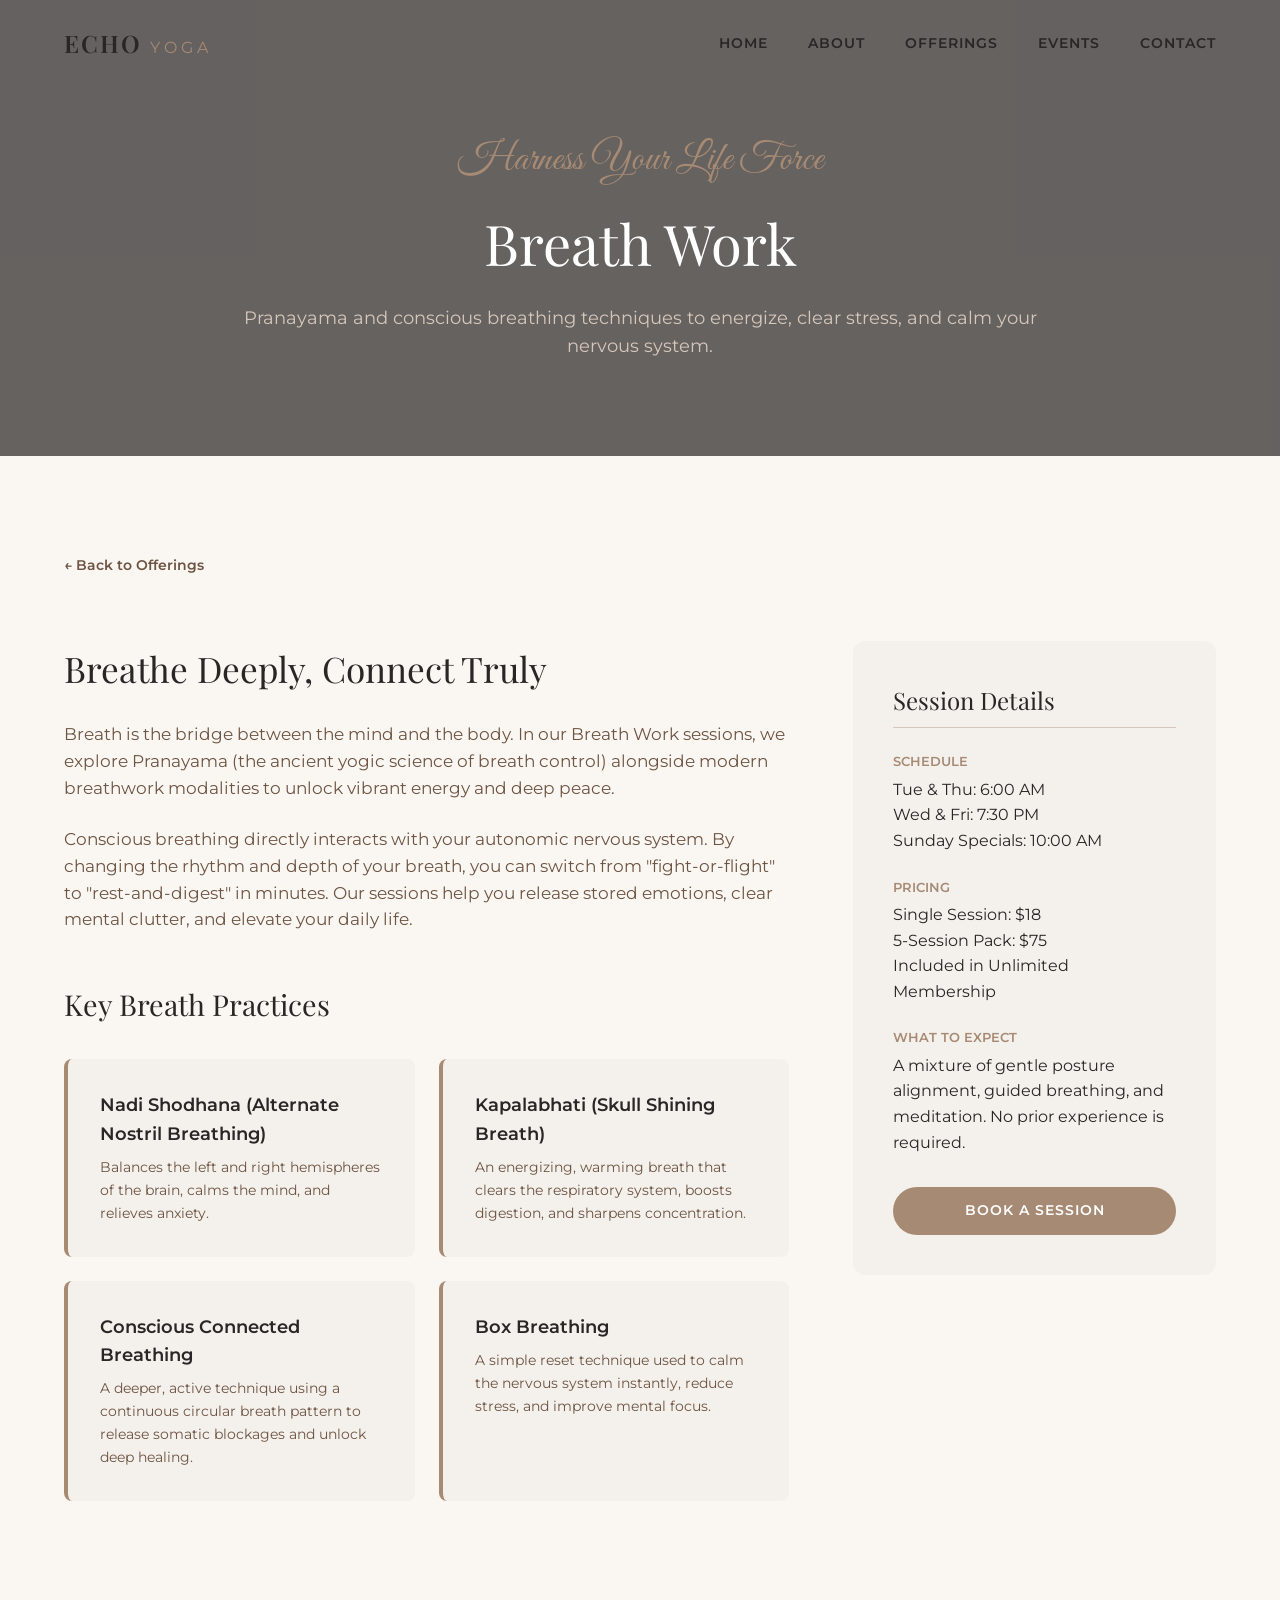
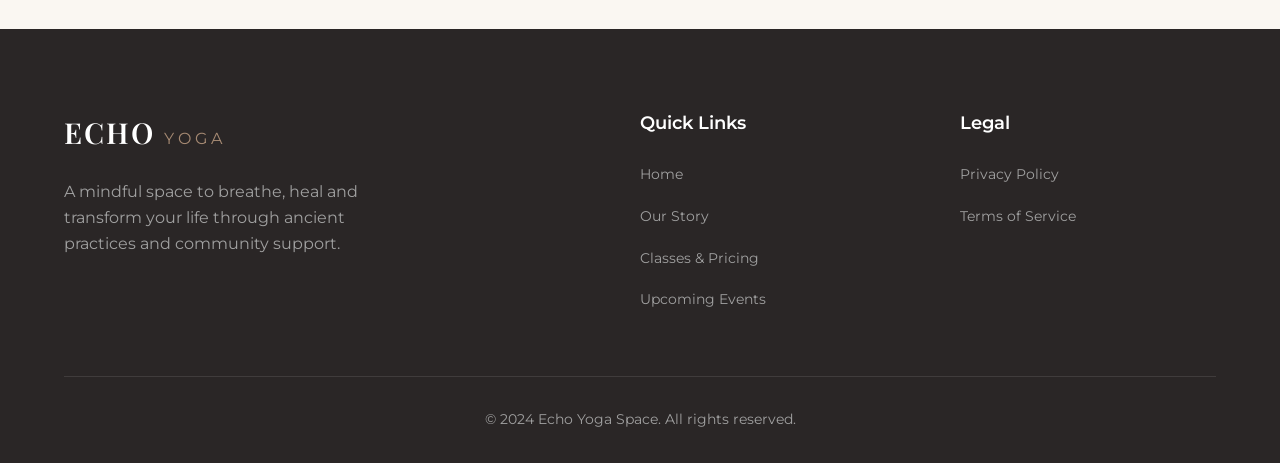
<file: breath-work.html>
<!DOCTYPE html>
<html lang="en">
<head>
  <meta charset="UTF-8">
  <meta name="viewport" content="width=device-width, initial-scale=1.0">
  <title>Breath Work - Echo Yoga Space</title>
  
  <!-- Fonts -->
  <link rel="preconnect" href="https://fonts.googleapis.com">
  <link rel="preconnect" href="https://fonts.gstatic.com" crossorigin>
  <link href="https://fonts.googleapis.com/css2?family=Great+Vibes&family=Montserrat:wght@400;500;600&family=Playfair+Display:wght@400;600&display=swap" rel="stylesheet">
  
  <link rel="stylesheet" href="style.css">
  <script src="script.js" defer></script>
</head>
<body>

  <!-- HEADER & NAVIGATION -->
  <header class="scrolled">
    <nav class="navbar">
      <a href="index.html" class="logo">ECHO <span>YOGA</span></a>
      <ul class="nav-links">
        <li><a href="index.html#home">Home</a></li>
        <li><a href="index.html#about">About</a></li>
        <li><a href="index.html#offerings">Offerings</a></li>
        <li><a href="index.html#events">Events</a></li>
        <li><a href="index.html#contact">Contact</a></li>
      </ul>
      <div class="hamburger">
        <span class="bar"></span>
        <span class="bar"></span>
        <span class="bar"></span>
      </div>
    </nav>
  </header>

  <!-- HERO SECTION -->
  <section class="inner-hero" style="background-image: url('https://images.unsplash.com/photo-1506126613408-eca07ce68773?auto=format&fit=crop&q=80&w=1600');">
    <div class="inner-hero-content">
      <div class="script-text">Harness Your Life Force</div>
      <h1>Breath Work</h1>
      <p>Pranayama and conscious breathing techniques to energize, clear stress, and calm your nervous system.</p>
    </div>
  </section>

  <!-- CONTENT SECTION -->
  <section class="inner-section">
    <div class="inner-container">
      <a href="index.html#offerings" class="back-to-home">&larr; Back to Offerings</a>
      
      <div class="details-layout">
        <div class="details-main">
          <h2>Breathe Deeply, Connect Truly</h2>
          <p>Breath is the bridge between the mind and the body. In our Breath Work sessions, we explore Pranayama (the ancient yogic science of breath control) alongside modern breathwork modalities to unlock vibrant energy and deep peace.</p>
          <p>Conscious breathing directly interacts with your autonomic nervous system. By changing the rhythm and depth of your breath, you can switch from "fight-or-flight" to "rest-and-digest" in minutes. Our sessions help you release stored emotions, clear mental clutter, and elevate your daily life.</p>

          <h3 style="margin-top: 3rem; font-family: var(--font-serif); font-size: 1.8rem;">Key Breath Practices</h3>
          <div class="features-list">
            <div class="feature-card">
              <h4>Nadi Shodhana (Alternate Nostril Breathing)</h4>
              <p>Balances the left and right hemispheres of the brain, calms the mind, and relieves anxiety.</p>
            </div>
            <div class="feature-card">
              <h4>Kapalabhati (Skull Shining Breath)</h4>
              <p>An energizing, warming breath that clears the respiratory system, boosts digestion, and sharpens concentration.</p>
            </div>
            <div class="feature-card">
              <h4>Conscious Connected Breathing</h4>
              <p>A deeper, active technique using a continuous circular breath pattern to release somatic blockages and unlock deep healing.</p>
            </div>
            <div class="feature-card">
              <h4>Box Breathing</h4>
              <p>A simple reset technique used to calm the nervous system instantly, reduce stress, and improve mental focus.</p>
            </div>
          </div>
        </div>
        
        <div class="details-sidebar">
          <h3>Session Details</h3>
          
          <div class="sidebar-info-item">
            <h5>Schedule</h5>
            <p>Tue & Thu: 6:00 AM<br>Wed & Fri: 7:30 PM<br>Sunday Specials: 10:00 AM</p>
          </div>
          
          <div class="sidebar-info-item">
            <h5>Pricing</h5>
            <p>Single Session: $18<br>5-Session Pack: $75<br>Included in Unlimited Membership</p>
          </div>
          
          <div class="sidebar-info-item">
            <h5>What to Expect</h5>
            <p>A mixture of gentle posture alignment, guided breathing, and meditation. No prior experience is required.</p>
          </div>
          
          <a href="index.html?service=breath#contact" class="btn btn-solid w-100" style="text-align: center; display: block; margin-top: 2rem;">Book a Session</a>
        </div>
      </div>
    </div>
  </section>

  <!-- FOOTER -->
  <footer>
    <div class="footer-container">
      <div class="footer-col brand-col">
        <a href="index.html" class="footer-logo">ECHO <span>YOGA</span></a>
        <p>A mindful space to breathe, heal and transform your life through ancient practices and community support.</p>
      </div>
      <div class="footer-col links-col">
        <h3>Quick Links</h3>
        <ul>
          <li><a href="index.html#home">Home</a></li>
          <li><a href="index.html#about">Our Story</a></li>
          <li><a href="index.html#offerings">Classes & Pricing</a></li>
          <li><a href="index.html#events">Upcoming Events</a></li>
        </ul>
      </div>
      <div class="footer-col links-col">
        <h3>Legal</h3>
        <ul>
          <li><a href="#">Privacy Policy</a></li>
          <li><a href="#">Terms of Service</a></li>
        </ul>
      </div>
    </div>
    <div class="footer-bottom">
      <p>&copy; 2024 Echo Yoga Space. All rights reserved.</p>
    </div>
  </footer>

</body>
</html>
</file>
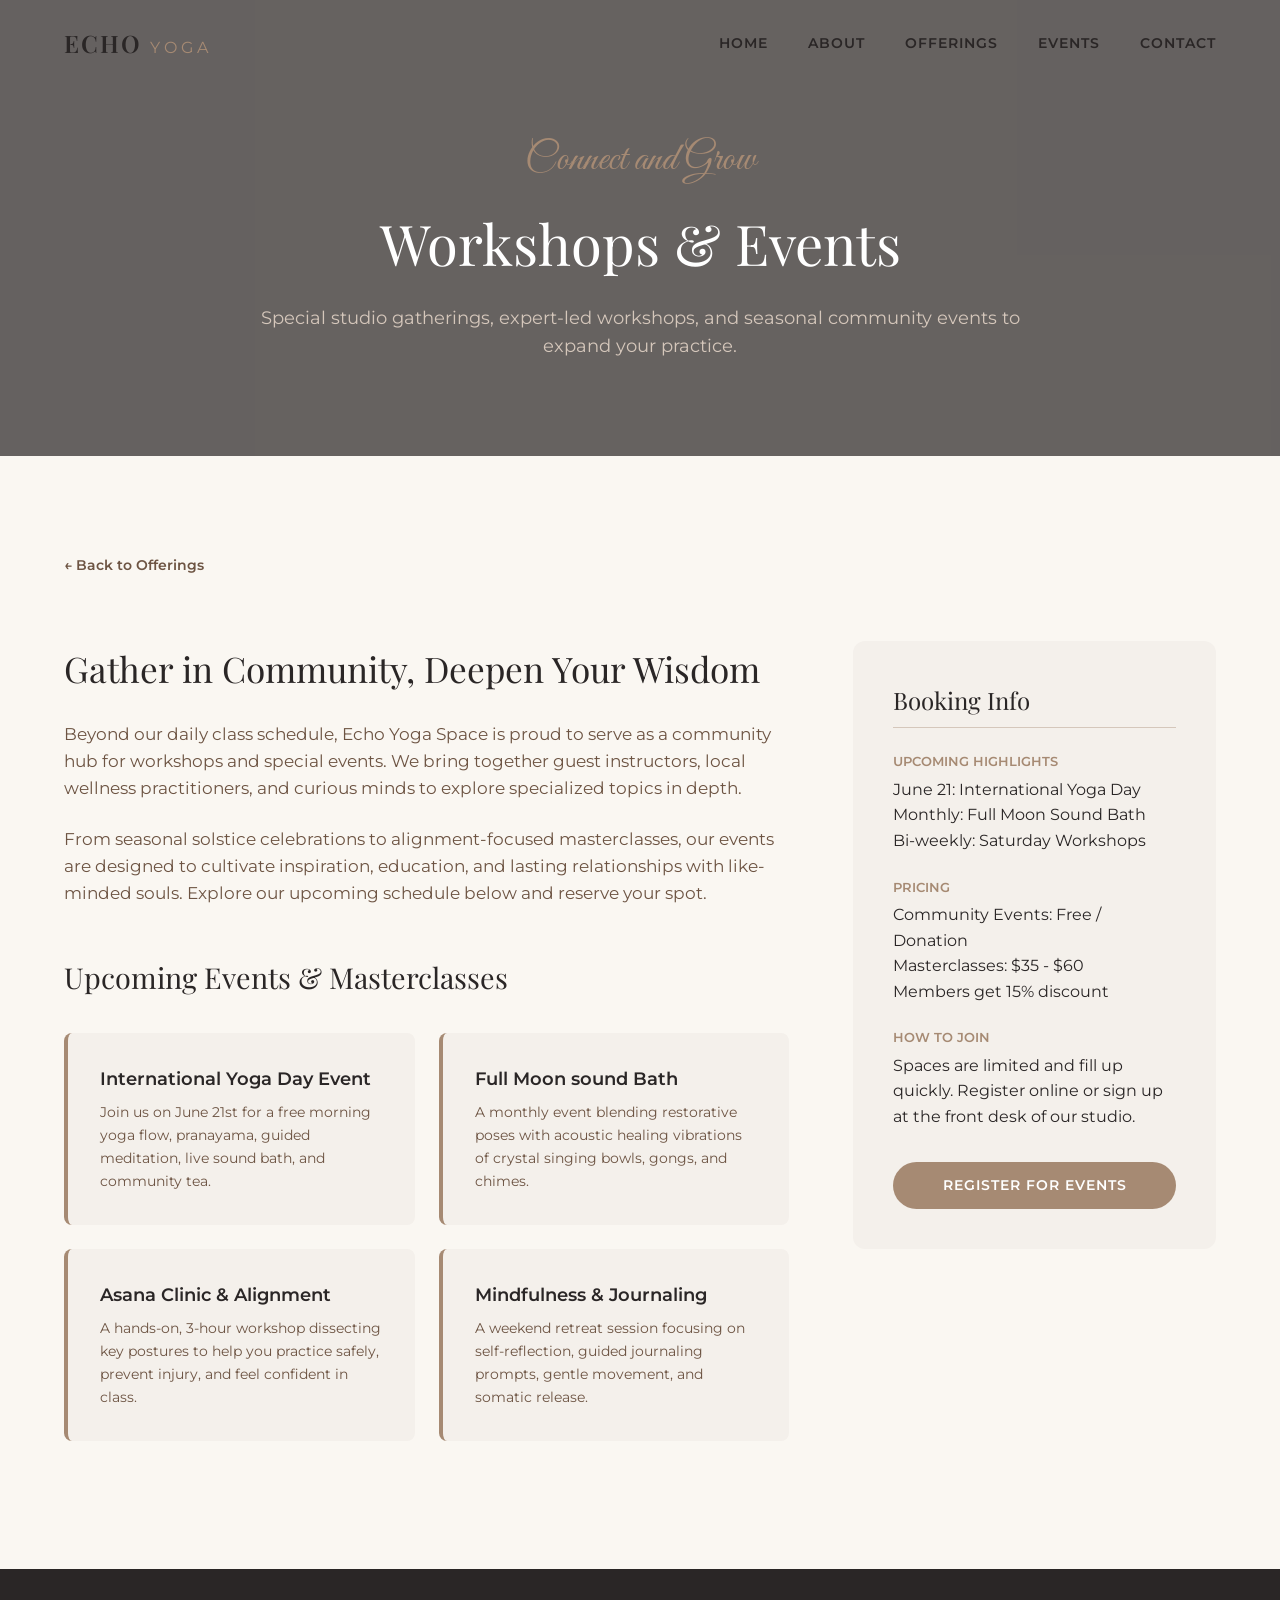
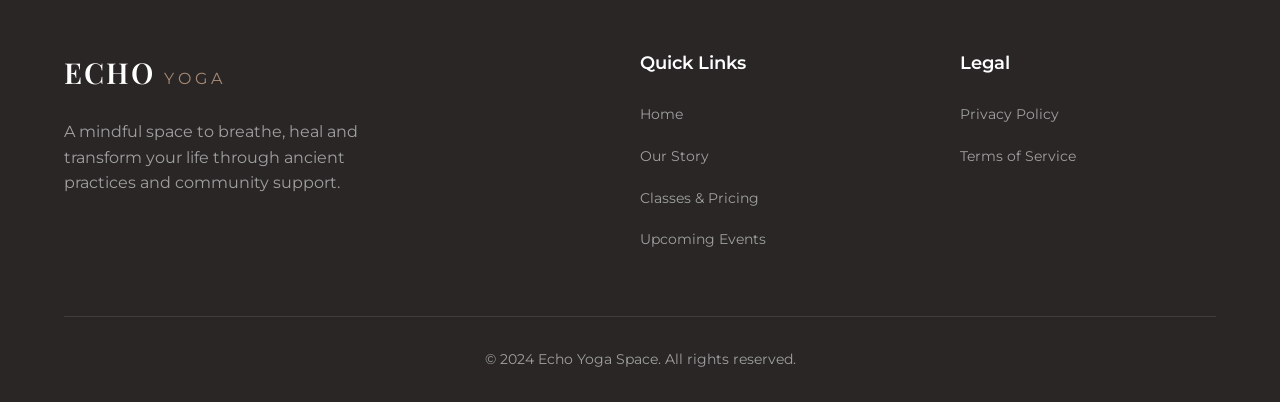
<file: workshops-events.html>
<!DOCTYPE html>
<html lang="en">
<head>
  <meta charset="UTF-8">
  <meta name="viewport" content="width=device-width, initial-scale=1.0">
  <title>Workshops & Events - Echo Yoga Space</title>
  
  <!-- Fonts -->
  <link rel="preconnect" href="https://fonts.googleapis.com">
  <link rel="preconnect" href="https://fonts.gstatic.com" crossorigin>
  <link href="https://fonts.googleapis.com/css2?family=Great+Vibes&family=Montserrat:wght@400;500;600&family=Playfair+Display:wght@400;600&display=swap" rel="stylesheet">
  
  <link rel="stylesheet" href="style.css">
  <script src="script.js" defer></script>
</head>
<body>

  <!-- HEADER & NAVIGATION -->
  <header class="scrolled">
    <nav class="navbar">
      <a href="index.html" class="logo">ECHO <span>YOGA</span></a>
      <ul class="nav-links">
        <li><a href="index.html#home">Home</a></li>
        <li><a href="index.html#about">About</a></li>
        <li><a href="index.html#offerings">Offerings</a></li>
        <li><a href="index.html#events">Events</a></li>
        <li><a href="index.html#contact">Contact</a></li>
      </ul>
      <div class="hamburger">
        <span class="bar"></span>
        <span class="bar"></span>
        <span class="bar"></span>
      </div>
    </nav>
  </header>

  <!-- HERO SECTION -->
  <section class="inner-hero" style="background-image: url('https://images.unsplash.com/photo-1593811167562-9cef47bfc4d7?auto=format&fit=crop&q=80&w=1600');">
    <div class="inner-hero-content">
      <div class="script-text">Connect and Grow</div>
      <h1>Workshops & Events</h1>
      <p>Special studio gatherings, expert-led workshops, and seasonal community events to expand your practice.</p>
    </div>
  </section>

  <!-- CONTENT SECTION -->
  <section class="inner-section">
    <div class="inner-container">
      <a href="index.html#offerings" class="back-to-home">&larr; Back to Offerings</a>
      
      <div class="details-layout">
        <div class="details-main">
          <h2>Gather in Community, Deepen Your Wisdom</h2>
          <p>Beyond our daily class schedule, Echo Yoga Space is proud to serve as a community hub for workshops and special events. We bring together guest instructors, local wellness practitioners, and curious minds to explore specialized topics in depth.</p>
          <p>From seasonal solstice celebrations to alignment-focused masterclasses, our events are designed to cultivate inspiration, education, and lasting relationships with like-minded souls. Explore our upcoming schedule below and reserve your spot.</p>

          <h3 style="margin-top: 3rem; font-family: var(--font-serif); font-size: 1.8rem;">Upcoming Events & Masterclasses</h3>
          <div class="features-list">
            <div class="feature-card">
              <h4>International Yoga Day Event</h4>
              <p>Join us on June 21st for a free morning yoga flow, pranayama, guided meditation, live sound bath, and community tea.</p>
            </div>
            <div class="feature-card">
              <h4>Full Moon sound Bath</h4>
              <p>A monthly event blending restorative poses with acoustic healing vibrations of crystal singing bowls, gongs, and chimes.</p>
            </div>
            <div class="feature-card">
              <h4>Asana Clinic & Alignment</h4>
              <p>A hands-on, 3-hour workshop dissecting key postures to help you practice safely, prevent injury, and feel confident in class.</p>
            </div>
            <div class="feature-card">
              <h4>Mindfulness & Journaling</h4>
              <p>A weekend retreat session focusing on self-reflection, guided journaling prompts, gentle movement, and somatic release.</p>
            </div>
          </div>
        </div>
        
        <div class="details-sidebar">
          <h3>Booking Info</h3>
          
          <div class="sidebar-info-item">
            <h5>Upcoming Highlights</h5>
            <p>June 21: International Yoga Day<br>Monthly: Full Moon Sound Bath<br>Bi-weekly: Saturday Workshops</p>
          </div>
          
          <div class="sidebar-info-item">
            <h5>Pricing</h5>
            <p>Community Events: Free / Donation<br>Masterclasses: $35 - $60<br>Members get 15% discount</p>
          </div>
          
          <div class="sidebar-info-item">
            <h5>How to Join</h5>
            <p>Spaces are limited and fill up quickly. Register online or sign up at the front desk of our studio.</p>
          </div>
          
          <a href="index.html?service=event#contact" class="btn btn-solid w-100" style="text-align: center; display: block; margin-top: 2rem;">Register for Events</a>
        </div>
      </div>
    </div>
  </section>

  <!-- FOOTER -->
  <footer>
    <div class="footer-container">
      <div class="footer-col brand-col">
        <a href="index.html" class="footer-logo">ECHO <span>YOGA</span></a>
        <p>A mindful space to breathe, heal and transform your life through ancient practices and community support.</p>
      </div>
      <div class="footer-col links-col">
        <h3>Quick Links</h3>
        <ul>
          <li><a href="index.html#home">Home</a></li>
          <li><a href="index.html#about">Our Story</a></li>
          <li><a href="index.html#offerings">Classes & Pricing</a></li>
          <li><a href="index.html#events">Upcoming Events</a></li>
        </ul>
      </div>
      <div class="footer-col links-col">
        <h3>Legal</h3>
        <ul>
          <li><a href="#">Privacy Policy</a></li>
          <li><a href="#">Terms of Service</a></li>
        </ul>
      </div>
    </div>
    <div class="footer-bottom">
      <p>&copy; 2024 Echo Yoga Space. All rights reserved.</p>
    </div>
  </footer>

</body>
</html>
</file>
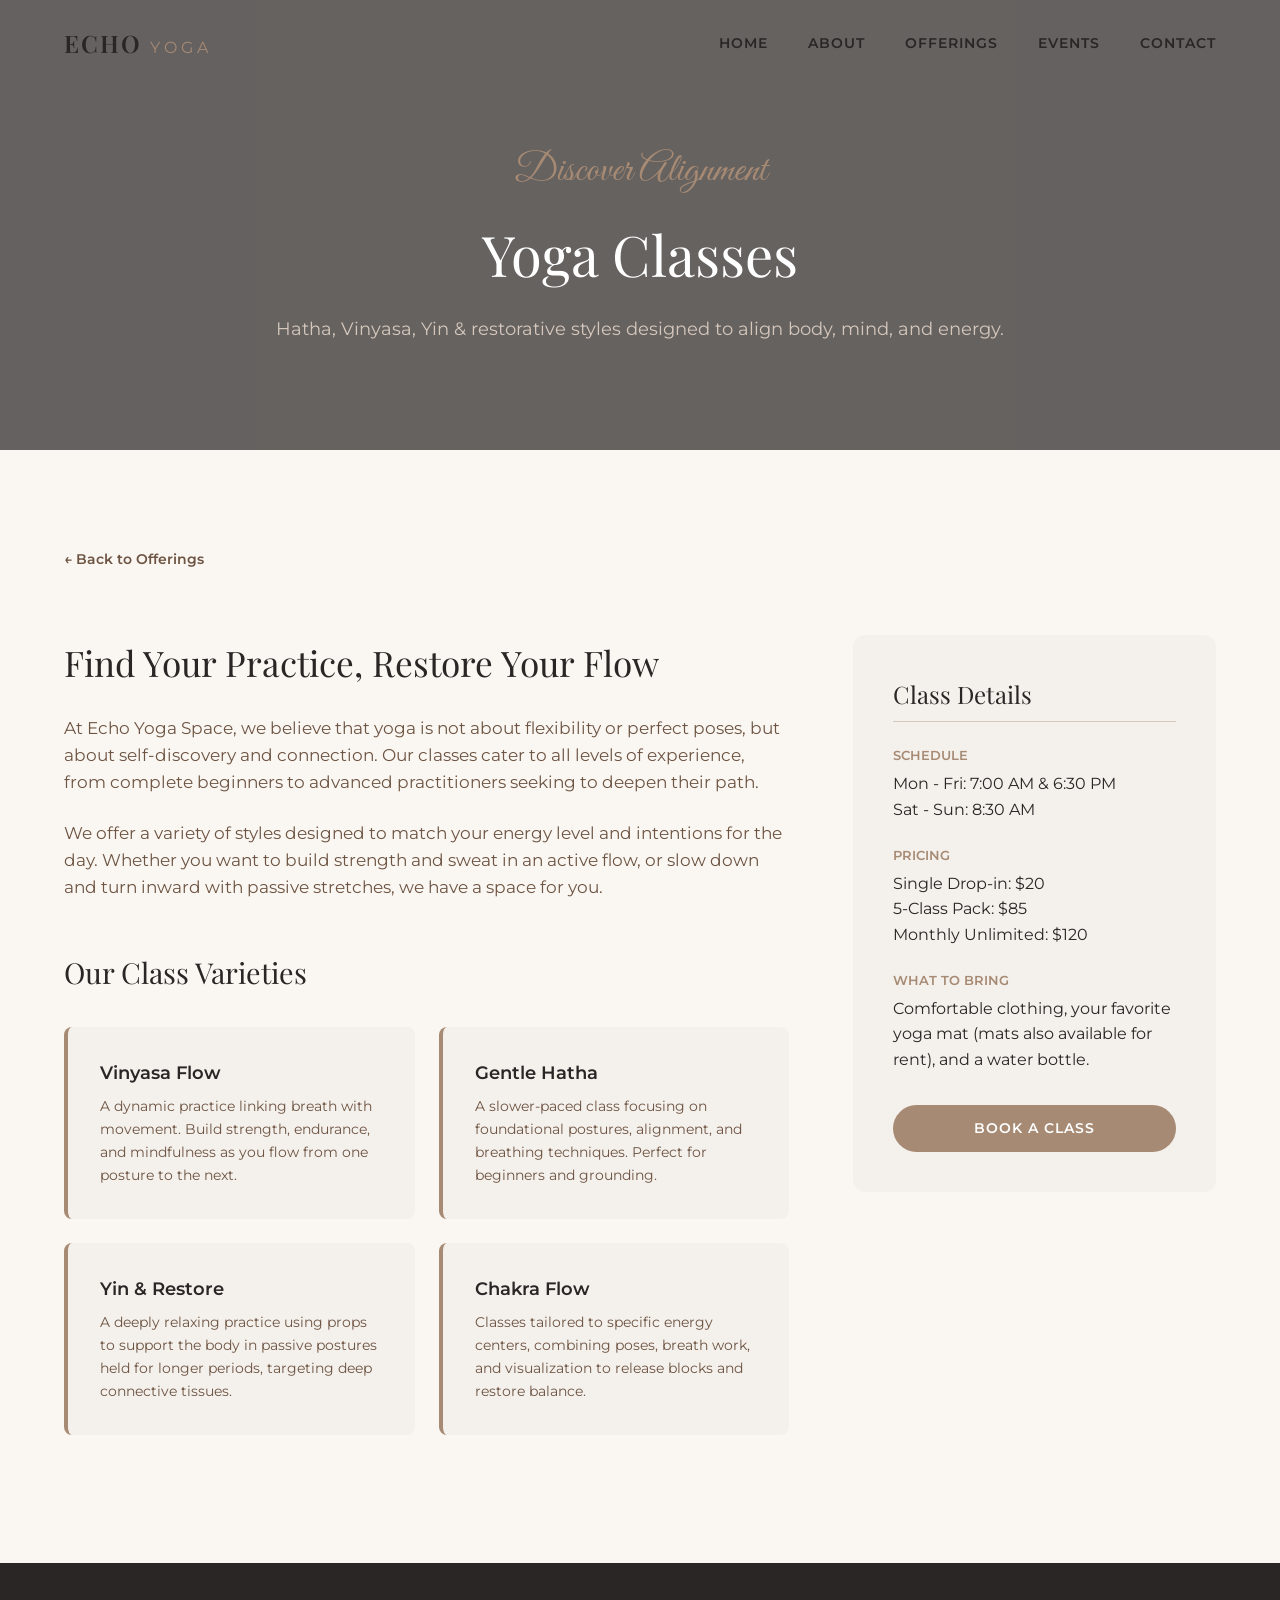
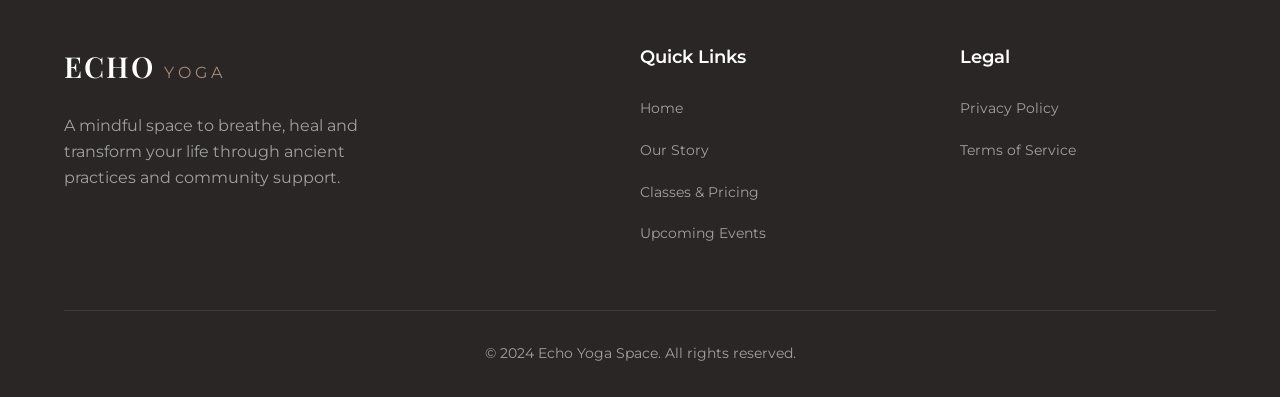
<file: yoga-classes.html>
<!DOCTYPE html>
<html lang="en">
<head>
  <meta charset="UTF-8">
  <meta name="viewport" content="width=device-width, initial-scale=1.0">
  <title>Yoga Classes - Echo Yoga Space</title>
  
  <!-- Fonts -->
  <link rel="preconnect" href="https://fonts.googleapis.com">
  <link rel="preconnect" href="https://fonts.gstatic.com" crossorigin>
  <link href="https://fonts.googleapis.com/css2?family=Great+Vibes&family=Montserrat:wght@400;500;600&family=Playfair+Display:wght@400;600&display=swap" rel="stylesheet">
  
  <link rel="stylesheet" href="style.css">
  <script src="script.js" defer></script>
</head>
<body>

  <!-- HEADER & NAVIGATION -->
  <header class="scrolled">
    <nav class="navbar">
      <a href="index.html" class="logo">ECHO <span>YOGA</span></a>
      <ul class="nav-links">
        <li><a href="index.html#home">Home</a></li>
        <li><a href="index.html#about">About</a></li>
        <li><a href="index.html#offerings">Offerings</a></li>
        <li><a href="index.html#events">Events</a></li>
        <li><a href="index.html#contact">Contact</a></li>
      </ul>
      <div class="hamburger">
        <span class="bar"></span>
        <span class="bar"></span>
        <span class="bar"></span>
      </div>
    </nav>
  </header>

  <!-- HERO SECTION -->
  <section class="inner-hero" style="background-image: url('https://images.unsplash.com/photo-1544367567-0f2fcb009e0b?auto=format&fit=crop&q=80&w=1600');">
    <div class="inner-hero-content">
      <div class="script-text">Discover Alignment</div>
      <h1>Yoga Classes</h1>
      <p>Hatha, Vinyasa, Yin & restorative styles designed to align body, mind, and energy.</p>
    </div>
  </section>

  <!-- CONTENT SECTION -->
  <section class="inner-section">
    <div class="inner-container">
      <a href="index.html#offerings" class="back-to-home">&larr; Back to Offerings</a>
      
      <div class="details-layout">
        <div class="details-main">
          <h2>Find Your Practice, Restore Your Flow</h2>
          <p>At Echo Yoga Space, we believe that yoga is not about flexibility or perfect poses, but about self-discovery and connection. Our classes cater to all levels of experience, from complete beginners to advanced practitioners seeking to deepen their path.</p>
          <p>We offer a variety of styles designed to match your energy level and intentions for the day. Whether you want to build strength and sweat in an active flow, or slow down and turn inward with passive stretches, we have a space for you.</p>

          <h3 style="margin-top: 3rem; font-family: var(--font-serif); font-size: 1.8rem;">Our Class Varieties</h3>
          <div class="features-list">
            <div class="feature-card">
              <h4>Vinyasa Flow</h4>
              <p>A dynamic practice linking breath with movement. Build strength, endurance, and mindfulness as you flow from one posture to the next.</p>
            </div>
            <div class="feature-card">
              <h4>Gentle Hatha</h4>
              <p>A slower-paced class focusing on foundational postures, alignment, and breathing techniques. Perfect for beginners and grounding.</p>
            </div>
            <div class="feature-card">
              <h4>Yin & Restore</h4>
              <p>A deeply relaxing practice using props to support the body in passive postures held for longer periods, targeting deep connective tissues.</p>
            </div>
            <div class="feature-card">
              <h4>Chakra Flow</h4>
              <p>Classes tailored to specific energy centers, combining poses, breath work, and visualization to release blocks and restore balance.</p>
            </div>
          </div>
        </div>
        
        <div class="details-sidebar">
          <h3>Class Details</h3>
          
          <div class="sidebar-info-item">
            <h5>Schedule</h5>
            <p>Mon - Fri: 7:00 AM & 6:30 PM<br>Sat - Sun: 8:30 AM</p>
          </div>
          
          <div class="sidebar-info-item">
            <h5>Pricing</h5>
            <p>Single Drop-in: $20<br>5-Class Pack: $85<br>Monthly Unlimited: $120</p>
          </div>
          
          <div class="sidebar-info-item">
            <h5>What to Bring</h5>
            <p>Comfortable clothing, your favorite yoga mat (mats also available for rent), and a water bottle.</p>
          </div>
          
          <a href="index.html?service=yoga#contact" class="btn btn-solid w-100" style="text-align: center; display: block; margin-top: 2rem;">Book a Class</a>
        </div>
      </div>
    </div>
  </section>

  <!-- FOOTER -->
  <footer>
    <div class="footer-container">
      <div class="footer-col brand-col">
        <a href="index.html" class="footer-logo">ECHO <span>YOGA</span></a>
        <p>A mindful space to breathe, heal and transform your life through ancient practices and community support.</p>
      </div>
      <div class="footer-col links-col">
        <h3>Quick Links</h3>
        <ul>
          <li><a href="index.html#home">Home</a></li>
          <li><a href="index.html#about">Our Story</a></li>
          <li><a href="index.html#offerings">Classes & Pricing</a></li>
          <li><a href="index.html#events">Upcoming Events</a></li>
        </ul>
      </div>
      <div class="footer-col links-col">
        <h3>Legal</h3>
        <ul>
          <li><a href="#">Privacy Policy</a></li>
          <li><a href="#">Terms of Service</a></li>
        </ul>
      </div>
    </div>
    <div class="footer-bottom">
      <p>&copy; 2024 Echo Yoga Space. All rights reserved.</p>
    </div>
  </footer>

</body>
</html>
</file>
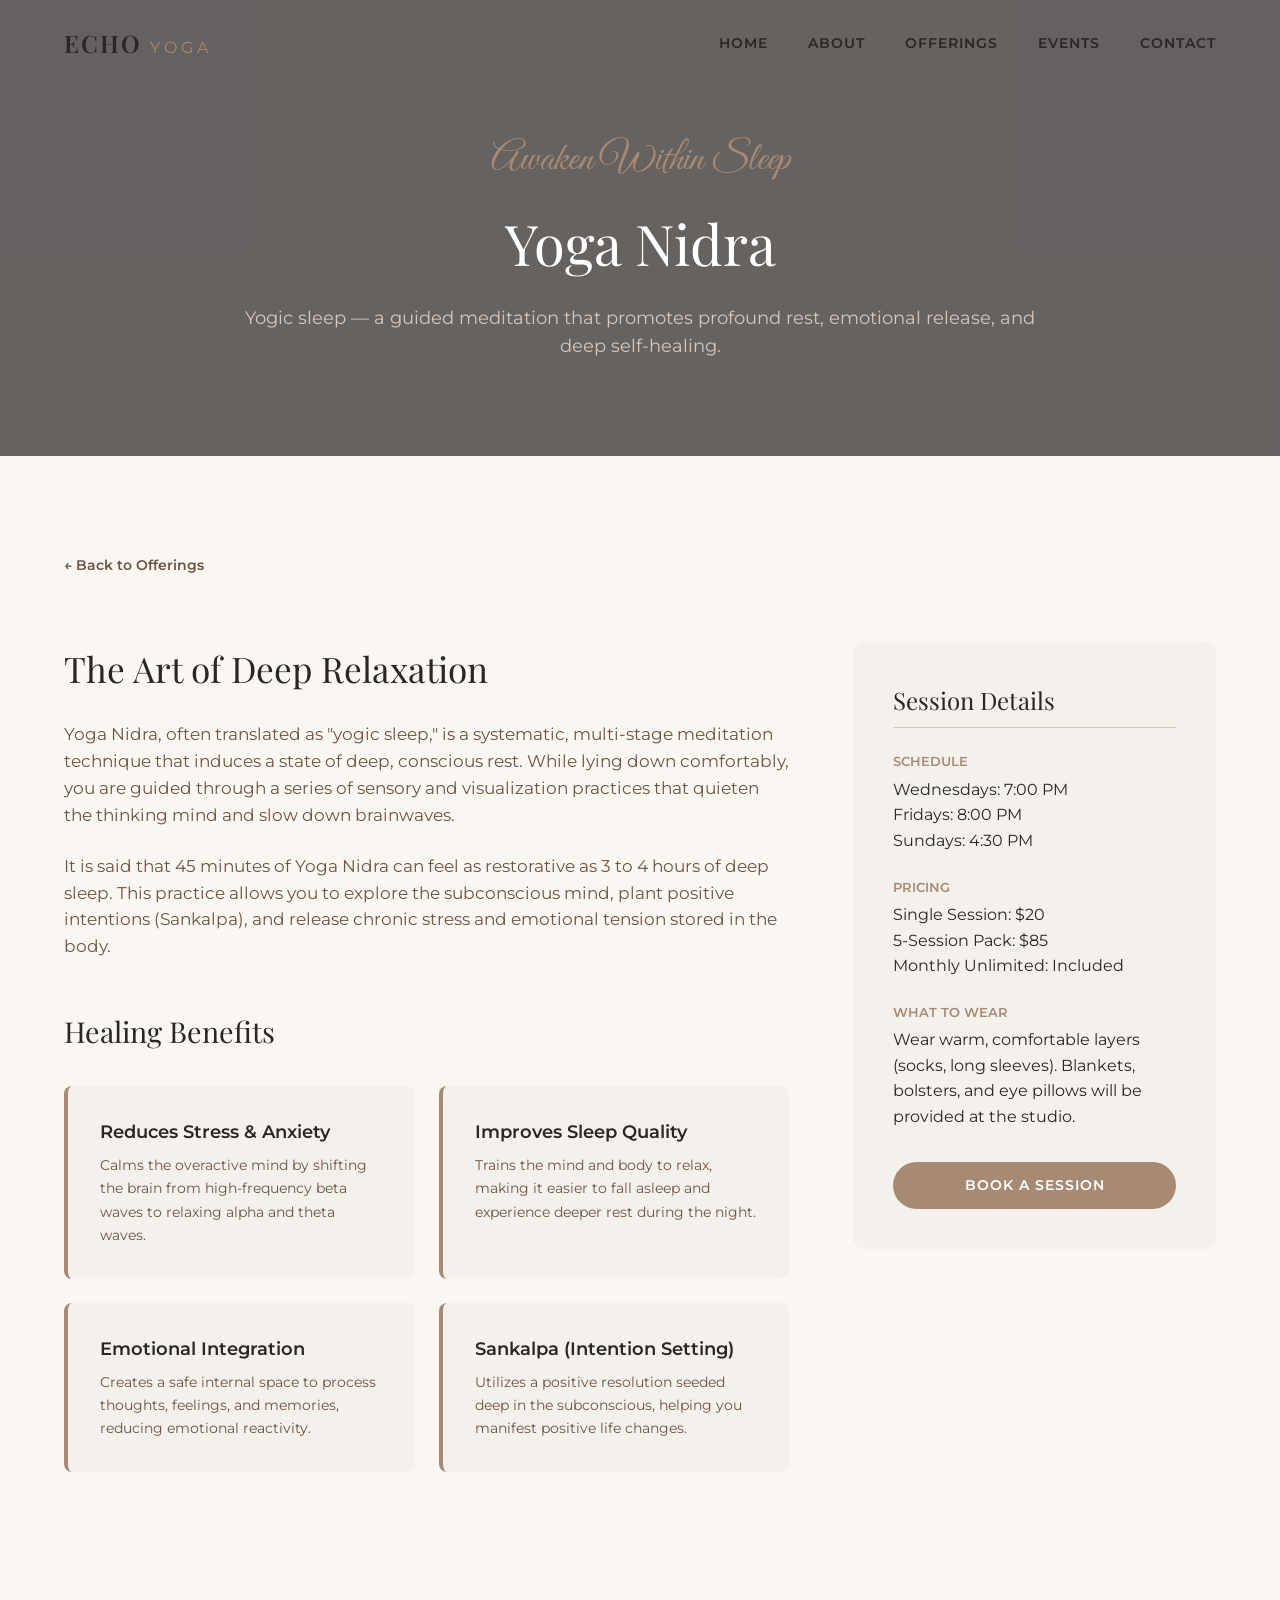
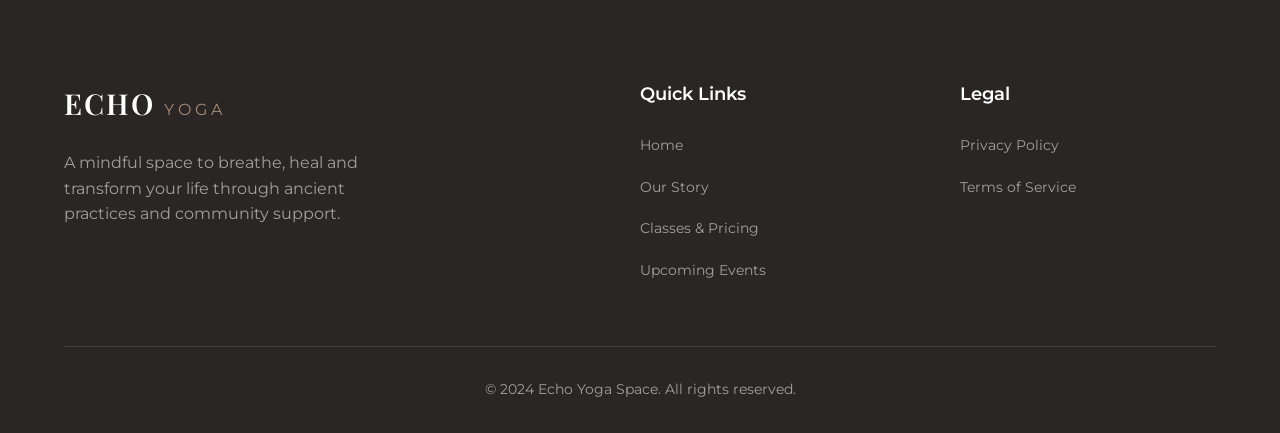
<file: yoga-nidra.html>
<!DOCTYPE html>
<html lang="en">
<head>
  <meta charset="UTF-8">
  <meta name="viewport" content="width=device-width, initial-scale=1.0">
  <title>Yoga Nidra - Echo Yoga Space</title>
  
  <!-- Fonts -->
  <link rel="preconnect" href="https://fonts.googleapis.com">
  <link rel="preconnect" href="https://fonts.gstatic.com" crossorigin>
  <link href="https://fonts.googleapis.com/css2?family=Great+Vibes&family=Montserrat:wght@400;500;600&family=Playfair+Display:wght@400;600&display=swap" rel="stylesheet">
  
  <link rel="stylesheet" href="style.css">
  <script src="script.js" defer></script>
</head>
<body>

  <!-- HEADER & NAVIGATION -->
  <header class="scrolled">
    <nav class="navbar">
      <a href="index.html" class="logo">ECHO <span>YOGA</span></a>
      <ul class="nav-links">
        <li><a href="index.html#home">Home</a></li>
        <li><a href="index.html#about">About</a></li>
        <li><a href="index.html#offerings">Offerings</a></li>
        <li><a href="index.html#events">Events</a></li>
        <li><a href="index.html#contact">Contact</a></li>
      </ul>
      <div class="hamburger">
        <span class="bar"></span>
        <span class="bar"></span>
        <span class="bar"></span>
      </div>
    </nav>
  </header>

  <!-- HERO SECTION -->
  <section class="inner-hero" style="background-image: url('https://images.unsplash.com/photo-1603988363607-e1e4a66962c6?auto=format&fit=crop&q=80&w=1600');">
    <div class="inner-hero-content">
      <div class="script-text">Awaken Within Sleep</div>
      <h1>Yoga Nidra</h1>
      <p>Yogic sleep — a guided meditation that promotes profound rest, emotional release, and deep self-healing.</p>
    </div>
  </section>

  <!-- CONTENT SECTION -->
  <section class="inner-section">
    <div class="inner-container">
      <a href="index.html#offerings" class="back-to-home">&larr; Back to Offerings</a>
      
      <div class="details-layout">
        <div class="details-main">
          <h2>The Art of Deep Relaxation</h2>
          <p>Yoga Nidra, often translated as "yogic sleep," is a systematic, multi-stage meditation technique that induces a state of deep, conscious rest. While lying down comfortably, you are guided through a series of sensory and visualization practices that quieten the thinking mind and slow down brainwaves.</p>
          <p>It is said that 45 minutes of Yoga Nidra can feel as restorative as 3 to 4 hours of deep sleep. This practice allows you to explore the subconscious mind, plant positive intentions (Sankalpa), and release chronic stress and emotional tension stored in the body.</p>

          <h3 style="margin-top: 3rem; font-family: var(--font-serif); font-size: 1.8rem;">Healing Benefits</h3>
          <div class="features-list">
            <div class="feature-card">
              <h4>Reduces Stress & Anxiety</h4>
              <p>Calms the overactive mind by shifting the brain from high-frequency beta waves to relaxing alpha and theta waves.</p>
            </div>
            <div class="feature-card">
              <h4>Improves Sleep Quality</h4>
              <p>Trains the mind and body to relax, making it easier to fall asleep and experience deeper rest during the night.</p>
            </div>
            <div class="feature-card">
              <h4>Emotional Integration</h4>
              <p>Creates a safe internal space to process thoughts, feelings, and memories, reducing emotional reactivity.</p>
            </div>
            <div class="feature-card">
              <h4>Sankalpa (Intention Setting)</h4>
              <p>Utilizes a positive resolution seeded deep in the subconscious, helping you manifest positive life changes.</p>
            </div>
          </div>
        </div>
        
        <div class="details-sidebar">
          <h3>Session Details</h3>
          
          <div class="sidebar-info-item">
            <h5>Schedule</h5>
            <p>Wednesdays: 7:00 PM<br>Fridays: 8:00 PM<br>Sundays: 4:30 PM</p>
          </div>
          
          <div class="sidebar-info-item">
            <h5>Pricing</h5>
            <p>Single Session: $20<br>5-Session Pack: $85<br>Monthly Unlimited: Included</p>
          </div>
          
          <div class="sidebar-info-item">
            <h5>What to Wear</h5>
            <p>Wear warm, comfortable layers (socks, long sleeves). Blankets, bolsters, and eye pillows will be provided at the studio.</p>
          </div>
          
          <a href="index.html?service=nidra#contact" class="btn btn-solid w-100" style="text-align: center; display: block; margin-top: 2rem;">Book a Session</a>
        </div>
      </div>
    </div>
  </section>

  <!-- FOOTER -->
  <footer>
    <div class="footer-container">
      <div class="footer-col brand-col">
        <a href="index.html" class="footer-logo">ECHO <span>YOGA</span></a>
        <p>A mindful space to breathe, heal and transform your life through ancient practices and community support.</p>
      </div>
      <div class="footer-col links-col">
        <h3>Quick Links</h3>
        <ul>
          <li><a href="index.html#home">Home</a></li>
          <li><a href="index.html#about">Our Story</a></li>
          <li><a href="index.html#offerings">Classes & Pricing</a></li>
          <li><a href="index.html#events">Upcoming Events</a></li>
        </ul>
      </div>
      <div class="footer-col links-col">
        <h3>Legal</h3>
        <ul>
          <li><a href="#">Privacy Policy</a></li>
          <li><a href="#">Terms of Service</a></li>
        </ul>
      </div>
    </div>
    <div class="footer-bottom">
      <p>&copy; 2024 Echo Yoga Space. All rights reserved.</p>
    </div>
  </footer>

</body>
</html>
</file>
<file: style.css>
/* ======== RESET & VARIABLES ======== */
:root {
  --bg-color: #F4F0EB;
  --bg-light: #FAF7F2;
  --text-dark: #2A2626;
  --text-brown: #6D5443;
  --accent-color: #A68A73;
  --accent-light: #D5C7BB;

  --font-serif: 'Playfair Display', serif;
  --font-sans: 'Montserrat', sans-serif;
  --font-script: 'Great Vibes', cursive;
}

* {
  margin: 0;
  padding: 0;
  box-sizing: border-box;
}

html {
  scroll-behavior: smooth;
}

body {
  font-family: var(--font-sans);
  background-color: var(--bg-color);
  color: var(--text-dark);
  line-height: 1.6;
  overflow-x: hidden;
}

a {
  text-decoration: none;
  color: inherit;
}

ul {
  list-style: none;
}

img {
  max-width: 100%;
  display: block;
}

/* ======== TYPOGRAPHY ======== */
h1, h2, h3, h4 {
  font-family: var(--font-serif);
  font-weight: 400;
  color: var(--text-dark);
}

.script-text {
  font-family: var(--font-script);
  color: var(--accent-color);
  font-size: 2.5rem;
  margin-bottom: -10px;
}

.section-tag {
  font-size: 0.8rem;
  text-transform: uppercase;
  letter-spacing: 2px;
  color: var(--accent-color);
  font-weight: 600;
  display: block;
  margin-bottom: 1rem;
}

/* ======== BUTTONS ======== */
.btn {
  display: inline-flex;
  align-items: center;
  justify-content: center;
  padding: 12px 28px;
  border-radius: 30px;
  font-family: var(--font-sans);
  font-size: 0.85rem;
  font-weight: 600;
  letter-spacing: 1px;
  text-transform: uppercase;
  cursor: pointer;
  transition: all 0.3s ease;
  border: 1px solid transparent;
}

.btn-solid {
  background-color: var(--accent-color);
  color: #fff;
}

.btn-solid:hover {
  background-color: var(--text-brown);
}

.btn-outline {
  border-color: var(--text-dark);
  color: var(--text-dark);
}

.btn-outline:hover {
  background-color: var(--text-dark);
  color: #fff;
}

.w-100 {
  width: 100%;
}

/* ======== HEADER & NAVIGATION ======== */
header {
  position: fixed;
  top: 0;
  left: 0;
  width: 100%;
  z-index: 1000;
  transition: all 0.3s ease;
  padding: 1.5rem 5%;
}

header.scrolled {
  background-color: rgba(244, 240, 235, 0.95);
  backdrop-filter: blur(10px);
  padding: 1rem 5%;
  box-shadow: 0 2px 10px rgba(0,0,0,0.05);
}

.navbar {
  display: flex;
  justify-content: space-between;
  align-items: center;
  max-width: 1400px;
  margin: 0 auto;
}

.logo {
  font-family: var(--font-serif);
  font-size: 1.5rem;
  font-weight: 600;
  letter-spacing: 2px;
  color: var(--text-dark);
}

.logo span {
  color: var(--accent-color);
  font-family: var(--font-sans);
  font-weight: 400;
  font-size: 1rem;
  letter-spacing: 4px;
}

.nav-links {
  display: flex;
  gap: 2.5rem;
}

.nav-links a {
  font-size: 0.85rem;
  text-transform: uppercase;
  font-weight: 600;
  letter-spacing: 1px;
  transition: color 0.3s ease;
}

.nav-links a:hover {
  color: var(--accent-color);
}

/* Hamburger */
.hamburger {
  display: none;
  cursor: pointer;
  flex-direction: column;
  gap: 5px;
}

.hamburger .bar {
  width: 25px;
  height: 2px;
  background-color: var(--text-dark);
  transition: all 0.3s ease;
}

/* ======== HERO SECTION ======== */
.hero {
  position: relative;
  min-height: 100vh;
  display: flex;
  flex-direction: column;
  justify-content: center;
  padding: 6rem 5% 2rem;
  background-image: url('https://images.unsplash.com/photo-1593811167562-9cef47bfc4d7?auto=format&fit=crop&q=80&w=1600');
  background-size: cover;
  background-position: center;
}

/* Overlay gradient for readability */
.hero::before {
  content: '';
  position: absolute;
  top: 0; left: 0; right: 0; bottom: 0;
  background: linear-gradient(to right, rgba(244, 240, 235, 0.95) 0%, rgba(244, 240, 235, 0.4) 100%);
  z-index: 1;
}

.hero-content {
  position: relative;
  z-index: 2;
  max-width: 600px;
}

.hero h1 {
  font-size: 4rem;
  line-height: 1.1;
  margin: 1rem 0;
  text-transform: uppercase;
  letter-spacing: 2px;
}

.hero h1 span {
  color: var(--text-brown);
  display: block;
  font-size: 2rem;
  letter-spacing: 4px;
}

.hero p {
  font-size: 1.1rem;
  margin-bottom: 2rem;
  color: var(--text-dark);
}

.hero-buttons {
  display: flex;
  gap: 1rem;
  margin-bottom: 4rem;
}

.hero-features {
  display: flex;
  gap: 3rem;
  margin-top: 2rem;
}

.feature-item {
  display: flex;
  flex-direction: column;
  align-items: center;
  gap: 0.5rem;
}

.feature-item svg {
  width: 32px;
  height: 32px;
  stroke: var(--text-brown);
  fill: none;
  stroke-width: 1.5;
}

.feature-item span {
  font-size: 0.75rem;
  text-transform: uppercase;
  letter-spacing: 1px;
  font-weight: 600;
}

/* ======== WELCOME SECTION ======== */
.welcome {
  padding: 8rem 5%;
  display: flex;
  align-items: center;
  gap: 5rem;
  background-color: var(--bg-light);
}

.welcome-img {
  flex: 1;
  border-radius: 16px;
  overflow: hidden;
  box-shadow: 0 20px 40px rgba(0,0,0,0.05);
}

.welcome-img img {
  width: 100%;
  height: auto;
  aspect-ratio: 4/3;
  object-fit: cover;
}

.welcome-content {
  flex: 1;
}

.welcome-content h2 {
  font-size: 2.8rem;
  margin-bottom: 1.5rem;
  line-height: 1.2;
}

.welcome-content p {
  font-size: 1rem;
  color: var(--text-brown);
  margin-bottom: 2rem;
  max-width: 400px;
}

/* ======== OFFERINGS SECTION ======== */
.offerings {
  padding: 6rem 5%;
  text-align: center;
  background-color: var(--bg-color);
}

.offerings h2 {
  font-size: 2.5rem;
  margin-bottom: 4rem;
}

.offerings-grid {
  display: grid;
  grid-template-columns: repeat(auto-fit, minmax(220px, 1fr));
  gap: 2rem;
}

.offering-card {
  background: var(--bg-light);
  padding: 3rem 2rem;
  border-radius: 12px;
  transition: transform 0.3s ease, box-shadow 0.3s ease;
}

.offering-card:hover {
  transform: translateY(-5px);
  box-shadow: 0 15px 30px rgba(0,0,0,0.05);
}

.icon-circle {
  width: 60px;
  height: 60px;
  background-color: var(--text-brown);
  border-radius: 50%;
  display: flex;
  align-items: center;
  justify-content: center;
  margin: 0 auto 1.5rem;
}

.icon-circle svg {
  width: 28px;
  height: 28px;
  stroke: var(--bg-light);
  fill: none;
  stroke-width: 1.5;
}

.offering-card h3 {
  font-size: 1.2rem;
  margin-bottom: 1rem;
}

.offering-card p {
  font-size: 0.9rem;
  color: var(--text-brown);
  margin-bottom: 2rem;
}

.offering-link {
  font-size: 0.8rem;
  text-transform: uppercase;
  font-weight: 600;
  letter-spacing: 1px;
  display: inline-flex;
  align-items: center;
  gap: 0.5rem;
  transition: color 0.3s ease;
}

.offering-link:hover {
  color: var(--accent-color);
}

/* ======== EVENT SECTION ======== */
.event {
  padding: 0 5% 6rem;
  background-color: var(--bg-color);
}

.event-banner {
  display: flex;
  background-color: var(--accent-light);
  border-radius: 20px;
  overflow: hidden;
  position: relative;
}

.event-banner::before {
  content: '';
  position: absolute;
  top: 0; left: 0; right: 0; bottom: 0;
  background: linear-gradient(to right, rgba(213, 199, 187, 0) 0%, rgba(213, 199, 187, 1) 50%);
  z-index: 1;
}

.event-img {
  flex: 1;
  background-image: url('https://images.unsplash.com/photo-1506126613408-eca07ce68773?auto=format&fit=crop&q=80&w=1600');
  background-size: cover;
  background-position: center;
  min-height: 400px;
  position: relative;
}

.event-content {
  flex: 1.5;
  padding: 4rem;
  display: flex;
  align-items: center;
  justify-content: space-between;
  position: relative;
  z-index: 2;
}

.event-details {
  max-width: 350px;
}

.event-details h2 {
  font-size: 2.2rem;
  margin-bottom: 0.5rem;
}

.event-details h4 {
  font-family: var(--font-sans);
  font-weight: 600;
  letter-spacing: 2px;
  margin-bottom: 1.5rem;
}

.event-details p {
  font-size: 0.9rem;
  margin-bottom: 2rem;
}

.event-list {
  display: flex;
  flex-direction: column;
  gap: 1.5rem;
}

.event-list-item {
  display: flex;
  align-items: center;
  gap: 1rem;
}

.event-list-item svg {
  width: 24px;
  height: 24px;
  stroke: var(--text-dark);
  fill: none;
  stroke-width: 1.5;
}

.event-list-item span {
  font-size: 0.8rem;
  text-transform: uppercase;
  font-weight: 600;
  letter-spacing: 1px;
}

/* ======== CONTACT SECTION ======== */
.contact {
  padding: 6rem 5%;
  background-color: var(--bg-light);
}

.contact-container {
  display: flex;
  gap: 4rem;
  max-width: 1200px;
  margin: 0 auto;
}

.contact-info {
  flex: 1;
}

.contact-info h2 {
  font-size: 2.5rem;
  margin-bottom: 1.5rem;
}

.contact-info p {
  margin-bottom: 2.5rem;
  color: var(--text-brown);
}

.info-list {
  display: flex;
  flex-direction: column;
  gap: 1.5rem;
}

.info-list li {
  display: flex;
  align-items: center;
  gap: 1rem;
  font-size: 0.95rem;
}

.info-list svg {
  width: 24px;
  height: 24px;
  stroke: var(--accent-color);
  fill: none;
  stroke-width: 1.5;
  flex-shrink: 0;
}

.contact-form {
  flex: 1.2;
  background: var(--bg-color);
  padding: 3rem;
  border-radius: 16px;
  box-shadow: 0 10px 30px rgba(0,0,0,0.03);
}

.form-group {
  margin-bottom: 1.5rem;
}

.form-group input,
.form-group select,
.form-group textarea {
  width: 100%;
  padding: 14px 20px;
  border: 1px solid var(--accent-light);
  border-radius: 8px;
  background-color: transparent;
  font-family: var(--font-sans);
  font-size: 0.9rem;
  color: var(--text-dark);
  transition: border-color 0.3s ease;
}

.form-group input:focus,
.form-group select:focus,
.form-group textarea:focus {
  outline: none;
  border-color: var(--accent-color);
}


/* ======== INNER PAGES ======== */
.inner-hero {
  position: relative;
  min-height: 50vh;
  display: flex;
  flex-direction: column;
  justify-content: center;
  padding: 8rem 5% 4rem;
  background-size: cover;
  background-position: center;
  text-align: center;
}

.inner-hero::before {
  content: '';
  position: absolute;
  top: 0; left: 0; right: 0; bottom: 0;
  background: rgba(42, 38, 38, 0.7); /* dark overlay for inner pages for readability */
  z-index: 1;
}

.inner-hero-content {
  position: relative;
  z-index: 2;
  max-width: 800px;
  margin: 0 auto;
  color: var(--bg-light);
}

.inner-hero h1 {
  font-size: 3.5rem;
  color: #fff;
  margin: 1rem 0;
}

.inner-hero p {
  font-size: 1.1rem;
  color: var(--accent-light);
  margin-bottom: 2rem;
}

.inner-section {
  padding: 6rem 5%;
  background-color: var(--bg-light);
}

.inner-container {
  max-width: 1200px;
  margin: 0 auto;
}

.back-to-home {
  display: inline-flex;
  align-items: center;
  gap: 0.5rem;
  font-weight: 600;
  font-size: 0.9rem;
  color: var(--text-brown);
  margin-bottom: 2rem;
  transition: color 0.3s ease;
}

.back-to-home:hover {
  color: var(--accent-color);
}

.details-layout {
  display: grid;
  grid-template-columns: 2fr 1fr;
  gap: 4rem;
  margin-top: 2rem;
}

@media (max-width: 900px) {
  .details-layout {
    grid-template-columns: 1fr;
    gap: 2.5rem;
  }
}

.details-main h2 {
  font-size: 2.2rem;
  margin-bottom: 1.5rem;
}

.details-main p {
  margin-bottom: 1.5rem;
  color: var(--text-brown);
  font-size: 1.05rem;
}

.features-list {
  margin: 2rem 0;
  display: grid;
  grid-template-columns: repeat(auto-fit, minmax(250px, 1fr));
  gap: 1.5rem;
}

.feature-card {
  background: var(--bg-color);
  padding: 2rem;
  border-radius: 8px;
  border-left: 4px solid var(--accent-color);
}

.feature-card h4 {
  font-family: var(--font-sans);
  font-weight: 600;
  margin-bottom: 0.5rem;
  font-size: 1.1rem;
}

.feature-card p {
  font-size: 0.9rem;
  margin-bottom: 0;
}

.details-sidebar {
  background: var(--bg-color);
  padding: 2.5rem;
  border-radius: 12px;
  height: fit-content;
  position: sticky;
  top: 100px;
}

.details-sidebar h3 {
  font-size: 1.5rem;
  margin-bottom: 1.5rem;
  padding-bottom: 0.5rem;
  border-bottom: 1px solid var(--accent-light);
}

.sidebar-info-item {
  margin-bottom: 1.5rem;
}

.sidebar-info-item h5 {
  font-family: var(--font-sans);
  font-weight: 600;
  font-size: 0.8rem;
  text-transform: uppercase;
  color: var(--accent-color);
  margin-bottom: 0.25rem;
}

.sidebar-info-item p {
  font-size: 1rem;
  margin-bottom: 0;
  color: var(--text-dark);
}

/* ======== FULL FOOTER ======== */
footer {
  background-color: var(--text-dark);
  color: var(--bg-light);
  padding: 5rem 5% 2rem;
}

.footer-container {
  display: flex;
  flex-wrap: wrap;
  gap: 4rem;
  max-width: 1200px;
  margin: 0 auto;
  border-bottom: 1px solid rgba(255,255,255,0.1);
  padding-bottom: 4rem;
}

.footer-col.brand-col {
  flex: 2;
  min-width: 300px;
}

.footer-logo {
  font-family: var(--font-serif);
  font-size: 1.8rem;
  font-weight: 600;
  letter-spacing: 2px;
  color: #fff;
  display: block;
  margin-bottom: 1.5rem;
}

.footer-logo span {
  color: var(--accent-color);
  font-family: var(--font-sans);
  font-weight: 400;
  font-size: 1rem;
  letter-spacing: 4px;
}

.brand-col p {
  color: #a0a0a0;
  margin-bottom: 2rem;
  max-width: 350px;
}

.footer-icons {
  display: flex;
  gap: 1.5rem;
}

.footer-icons svg {
  width: 24px;
  height: 24px;
  stroke: var(--accent-color);
  fill: none;
  stroke-width: 1.5;
  transition: stroke 0.3s ease;
}

.footer-icons svg:hover {
  stroke: #fff;
}

.footer-col.links-col {
  flex: 1;
  min-width: 200px;
}

.links-col h3 {
  color: #fff;
  font-size: 1.1rem;
  margin-bottom: 1.5rem;
  font-family: var(--font-sans);
  font-weight: 600;
}

.links-col ul {
  display: flex;
  flex-direction: column;
  gap: 1rem;
}

.links-col a {
  color: #a0a0a0;
  font-size: 0.9rem;
  transition: color 0.3s ease;
}

.links-col a:hover {
  color: var(--accent-color);
}

.footer-bottom {
  text-align: center;
  padding-top: 2rem;
  color: #a0a0a0;
  font-size: 0.85rem;
}

/* ======== RESPONSIVE ======== */
@media (max-width: 900px) {
  .welcome {
    flex-direction: column;
    padding: 4rem 5%;
  }
  
  .event-banner {
    flex-direction: column;
  }
  
  .event-banner::before {
    background: linear-gradient(to bottom, rgba(213, 199, 187, 0) 0%, rgba(213, 199, 187, 1) 50%);
  }
  
  .event-content {
    flex-direction: column;
    gap: 3rem;
    align-items: flex-start;
    padding: 3rem 2rem;
  }

  .contact-container {
    flex-direction: column;
  }
}

@media (max-width: 768px) {
  /* Mobile Nav */
  .hamburger {
    display: flex;
    z-index: 1001;
  }

  .hamburger.active .bar:nth-child(2) {
    opacity: 0;
  }
  .hamburger.active .bar:nth-child(1) {
    transform: translateY(7px) rotate(45deg);
  }
  .hamburger.active .bar:nth-child(3) {
    transform: translateY(-7px) rotate(-45deg);
  }

  .nav-links {
    position: fixed;
    top: 0;
    right: -100%;
    width: 100%;
    height: 100vh;
    background-color: var(--bg-color);
    flex-direction: column;
    justify-content: center;
    align-items: center;
    transition: 0.3s ease-in-out;
    z-index: 1000;
    gap: 2rem;
  }

  .nav-links.active {
    right: 0;
  }

  .nav-links a {
    font-size: 1.5rem;
  }
}

@media (max-width: 600px) {
  .hero h1 { font-size: 3rem; }
  .hero-features { flex-direction: column; gap: 1rem; }
  .hero-buttons { flex-direction: column; }
  .contact-form { padding: 2rem 1.5rem; }
}
</file>
